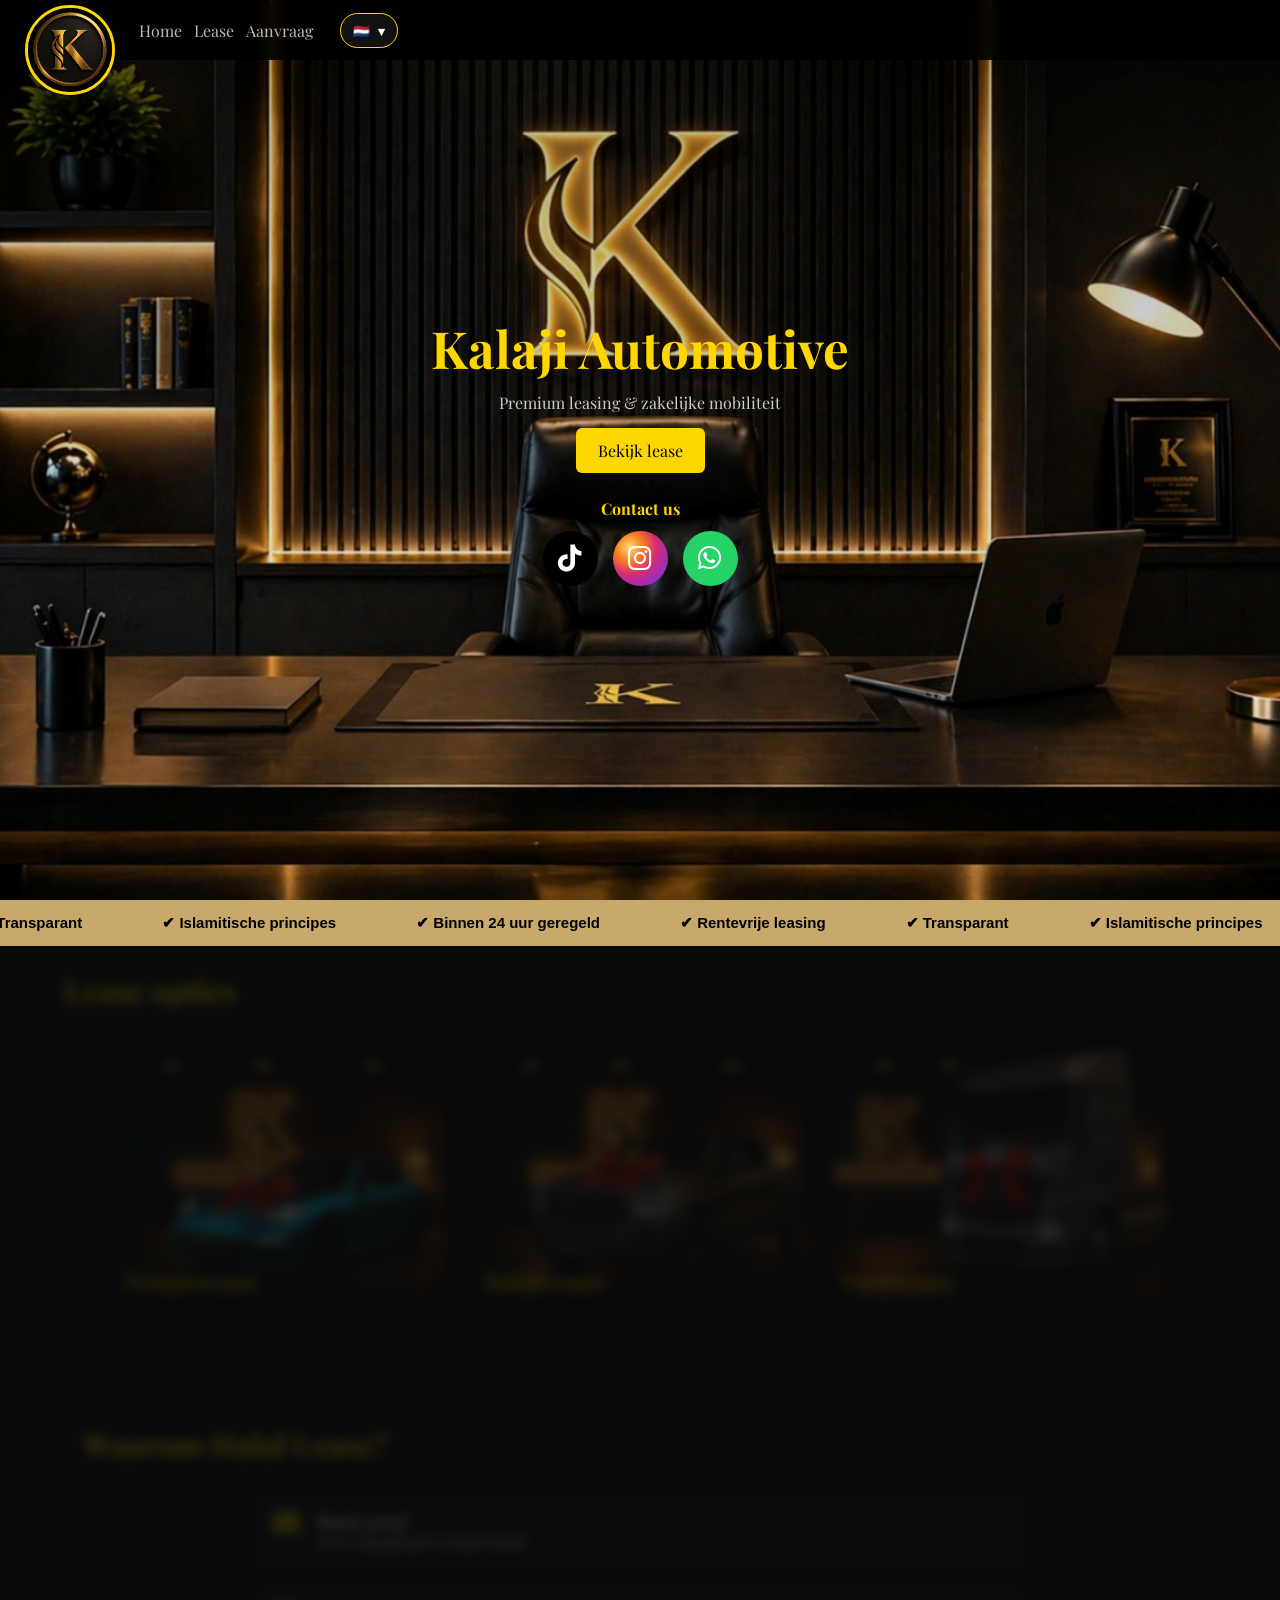
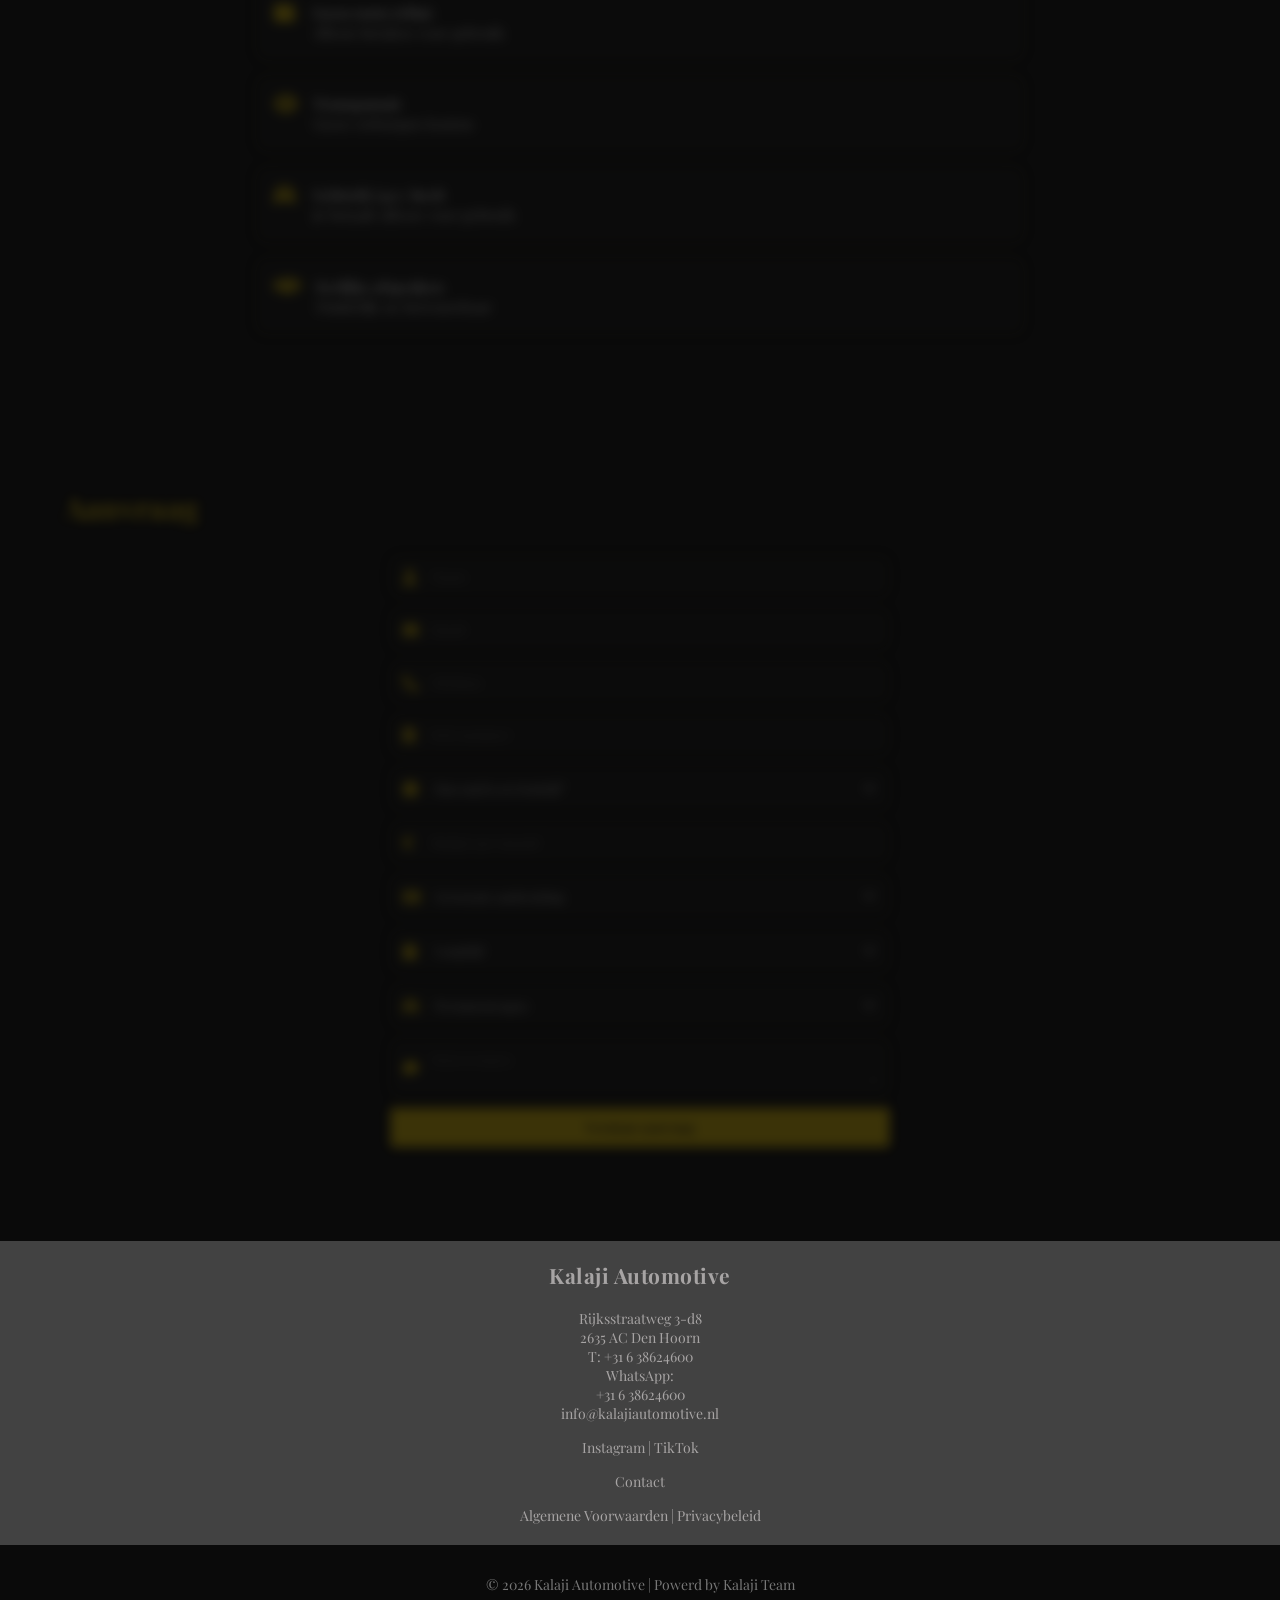
<file: index.html>
<!DOCTYPE html>
<html lang="nl">
<head>
<meta charset="UTF-8">
<meta name="viewport" content="width=device-width, initial-scale=1.0">
<title>Kalaji Automotive</title>

<link rel="icon" type="image/jpeg" sizes="32x32" href="logor.jpeg">
<link rel="apple-touch-icon" href="logor.jpeg">

<link href="https://fonts.googleapis.com/css2?family=Playfair+Display:wght@500;700&display=swap" rel="stylesheet">
<link rel="stylesheet" href="https://cdnjs.cloudflare.com/ajax/libs/font-awesome/6.7.1/css/all.min.css">
<link rel="stylesheet" href="style.css">
<link href="https://fonts.googleapis.com/css2?family=Montserrat:wght@400;600;700&display=swap" rel="stylesheet">
<meta name="viewport" content="width=device-width, initial-scale=1.0">
</head>

<body>

<header>

  <div class="left">
    <div class="logo">
      <a href="index.html">
        <img src="logor.jpeg" alt="logo">
      </a>
    </div>


<nav>
  <a href="#home" data-key="nav_home">Home</a>
  <a href="#lease" data-key="nav_lease">Lease</a>
  <a href="#form" data-key="nav_apply">Aanvraag</a>
</nav>

  <!-- LANGUAGE -->
  <div class="lang-wrapper">
    <button class="lang-btn" id="langBtn">
      <span id="currentFlag">🇳🇱</span>
      <span>▾</span>
    </button>

    <div class="lang-menu" id="langMenu">
      <div class="lang-option" data-lang="nl">🇳🇱 Nederlands</div>
      <div class="lang-option" data-lang="en">🇬🇧 English</div>
      <div class="lang-option" data-lang="ar">🇸🇦 العربية</div>
    </div>
  </div>
</header>

<!-- HERO -->
<section id="home" class="hero">
  <div>
<h1 data-key="hero_title">Kalaji Automotive</h1>
<p data-key="hero_subtitle">Premium leasing & zakelijke mobiliteit</p>

<a href="#lease" class="btn" data-key="hero_button">Bekijk lease</a>
  
  <!-- CONTACT US -->
<div class="contact-section">
<h3 data-key="contact_title">Contact us</h3>

  <div class="contact-icons">

    <a href="https://www.tiktok.com/@kalajiautobedrijf" target="_blank" class="contact-item tiktok" data-name="TikTok">
      <i class="fab fa-tiktok"></i>
    </a>

    <a href="https://www.instagram.com/kalaji_automotive" target="_blank" class="contact-item instagram" data-name="Instagram">
      <i class="fab fa-instagram"></i>
    </a>

    <a href="https://wa.me/31638624600" target="_blank" class="contact-item whatsapp" data-name="WhatsApp">
      <i class="fab fa-whatsapp"></i>
    </a>

  </div>
</div>

  </div>
  
</section>

















<div class="info-bar">
  <div class="ticker">
    <div class="track">

      <div class="group">
        <span data-key="ticker_lease">✔ Rentevrije leasing</span>
        <span data-key="ticker_transparent">✔ Transparant</span>
      </div>

      <div class="group">
        <span data-key="ticker_sharia">✔ Islamitische principes</span>
        <span data-key="ticker_fast">✔ Binnen 24 uur geregeld</span>
      </div>  

      <!-- duplicate (belangrijk voor loop) -->
      <div class="group">
        <span data-key="ticker_lease">✔ Rentevrije leasing</span>
        <span data-key="ticker_transparent">✔ Transparant</span>
      </div>

      <div class="group">
        <span data-key="ticker_sharia">✔ Islamitische principes</span>
        <span data-key="ticker_fast">✔ Binnen 24 uur geregeld</span>
      </div>

      <!-- duplicate (belangrijk voor loop) -->
      <div class="group">
        <span data-key="ticker_lease">✔ Rentevrije leasing</span>
        <span data-key="ticker_transparent">✔ Transparant</span>
      </div>

      <div class="group">
        <span data-key="ticker_sharia">✔ Islamitische principes</span>
        <span data-key="ticker_fast">✔ Binnen 24 uur geregeld</span>
      </div>

      <!-- duplicate (belangrijk voor loop) -->
      <div class="group">
        <span data-key="ticker_lease">✔ Rentevrije leasing</span>
        <span data-key="ticker_transparent">✔ Transparant</span>
      </div>

      <div class="group">
        <span data-key="ticker_sharia">✔ Islamitische principes</span>
        <span data-key="ticker_fast">✔ Binnen 24 uur geregeld</span>
      </div>

      <!-- duplicate (belangrijk voor loop) -->
      <div class="group">
        <span data-key="ticker_lease">✔ Rentevrije leasing</span>
        <span data-key="ticker_transparent">✔ Transparant</span>
      </div>

      <div class="group">
        <span data-key="ticker_sharia">✔ Islamitische principes</span>
        <span data-key="ticker_fast">✔ Binnen 24 uur geregeld</span>
      </div>      <!-- duplicate (belangrijk voor loop) -->
      <div class="group">
        <span data-key="ticker_lease">✔ Rentevrije leasing</span>
        <span data-key="ticker_transparent">✔ Transparant</span>
      </div>

      <div class="group">
        <span data-key="ticker_sharia">✔ Islamitische principes</span>
        <span data-key="ticker_fast">✔ Binnen 24 uur geregeld</span>
      </div>      <!-- duplicate (belangrijk voor loop) -->
      <div class="group">
        <span data-key="ticker_lease">✔ Rentevrije leasing</span>
        <span data-key="ticker_transparent">✔ Transparant</span>
      </div>

      <div class="group">
        <span data-key="ticker_sharia">✔ Islamitische principes</span>
        <span data-key="ticker_fast">✔ Binnen 24 uur geregeld</span>
      </div>
      

    </div>
  </div>
</div>





















<!-- LEASE -->
<section id="lease" class="section">
<h2 data-key="lease_title">Lease opties</h2>
  <div class="grid">

    <div class="card" onclick="flip(this)">
      <div class="card-inner">
        <div class="card-front">
          <img src="personen.jpeg">
          <div class="overlay"><h3 data-key="car_person_title">Personenwagen</h3>
          </div>
        </div>
        <div class="card-back">
<h3 data-key="car_person_title">Personenwagen</h3>
<p data-key="car_person_desc">Perfect voor dagelijks gebruik</p>
        </div>
      </div>
    </div>

    <div class="card" onclick="flip(this)">
      <div class="card-inner">
        <div class="card-front">
          <img src="bedrijfs.jpeg">
          <div class="overlay"><h3 data-key="car_business_title">Bedrijfswagen</h3></div>
        </div>
        <div class="card-back">
<h3 data-key="car_business_title">Bedrijfswagen</h3>
<p data-key="car_business_desc"> Ideaal voor ondernemers</p>
        </div>
      </div>
    </div>

    <div class="card" onclick="flip(this)">
      <div class="card-inner">
        <div class="card-front">
          <img src="vracht.jpeg">
          <div class="overlay"><h3 data-key="car_truck_title">Vrachtwagen</h3></div>
        </div>
        <div class="card-back">
          <h3 data-key="car_truck_title">Vrachtwagen</h3>
          <p data-key="car_truck_desc">Voor professioneel werk</p>
        </div>
      </div>
    </div>

  </div>

  <!-- HALAL -->
<div class="halal-section">
<h2 data-key="halal_title">Waarom Halal Lease?</h2>

  <div class="halal-list">

    <div class="halal-item">
      <i class="fa-solid fa-mosque"></i>
      <div>
        <h4 data-key="halal_sharia">Sharia-proof</h4>
        <p data-key="halal_sharia_desc">100% islamitisch verantwoord</p>
      </div>
    </div>

    <div class="halal-item">
      <i class="fa-solid fa-wallet"></i>
      <div>
        <h4 data-key="halal_interest">Geen rente (riba)</h4>
        <p data-key="halal_interest_desc">Alleen betalen voor gebruik</p>
      </div>
    </div>

    <div class="halal-item">
      <i class="fa-solid fa-eye"></i>
      <div>
        <h4 data-key="halal_transparent">Transparant</h4>
        <p data-key="halal_transparent_desc">Geen verborgen kosten of kleine letters</p>
      </div>
    </div>


    <div class="halal-item">
      <i class="fa-solid fa-car"></i>
      <div>
        <h4 data-key="halal_usage">Gebruik i.p.v. bezit</h4>
        <p data-key="halal_usage_desc">Je betaalt alleen voor gebruik</p>
      </div>
    </div>

        <div class="halal-item">
      <i class="fa-solid fa-handshake"></i>
      <div>
        <h4 data-key="halal_fair">Eerlijke afspraken</h4>
        <p data-key="halal_fair_desc">Duidelijk en betrouwbaar</p>

      </div>
    </div>

  </div>
</div>
</section>

<!-- FORM -->
<section id="form" class="section">
<h2 data-key="form_title">Aanvraag</h2>

<form id="contactForm" action="https://formspree.io/f/xrerybye" method="POST">

  <div class="form-row">
    <i class="fa fa-user"></i>
<input name="naam" data-key-placeholder="name" placeholder="Naam">
  </div>

  <div class="form-row">
    <i class="fa fa-envelope"></i>
    <input type="email" name="email" data-key-placeholder="email" placeholder="Email" required>
  </div>

  <div class="form-row">
    <i class="fa fa-phone"></i>
    <input name="telefoon" data-key-placeholder="phone" placeholder="Telefoon" required>
  </div>

  <div class="form-row">
    <i class="fa fa-building"></i>  
    <input name="Kvk_nummer" data-key-placeholder="Kvk_nummer" placeholder="Kvk_nummer" required>
  </div>

<div class="form-row">
  <i class="fa fa-clock"></i>

  <select name="company_age">
    <option value="" disabled selected data-key="company_age">
      Hoe oud is uw bedrijf?
    </option>

    <option value="0-1" data-key="age_0_1">0 - 1 jaar</option>
    <option value="1-2" data-key="age_1_2">1 - 2 jaar</option>
    <option value="3-5" data-key="age_3_5">3 - 5 jaar</option>
    <option value="5-10" data-key="age_5_10">5 - 10 jaar</option>
    <option value="10+" data-key="age_10_plus">10+ jaar</option>
  </select>
</div>

<div class="form-row">
  <i class="fa fa-euro-sign"></i>

  <input 
    name="budget"
    data-key-placeholder="budget_month"
    placeholder="Budget per maand"
  >
</div>

  <div class="form-row">
  <i class="fa fa-money-bill"></i>


  <select name="downpayment">
    <option value="" disabled selected data-key="downpayment">
      Gewenste aanbetaling
    </option>

    <option value="0">€0</option>
    <option value="500">€500</option>
    <option value="1000">€1.000</option>
    <option value="2500">€2.500</option>
    <option value="5000">€5.000</option>
    <option value="10000">€10.000+</option>
  </select>
</div>


<div class="form-row">
  <i class="fa fa-calendar"></i>

  <select name="duration_select">
    <option value="" disabled selected data-key="duration_select">
      Looptijd
    </option>

    <option value="1" data-key="duration_1">1 jaar</option>
    <option value="2" data-key="duration_2">2 jaar</option>
    <option value="3" data-key="duration_3">3 jaar</option>
    <option value="4" data-key="duration_4">4 jaar</option>
    <option value="5" data-key="duration_5">5 jaar</option>
    <option value="6" data-key="duration_6">6 jaar</option>
    <option value="7" data-key="duration_7">7 jaar</option>
    <option value="8" data-key="duration_8">8 jaar</option>
    <option value="9" data-key="duration_9">9 jaar</option>
    <option value="10" data-key="duration_10">10 jaar</option>
  </select>
</div>

  <div class="form-row">
    <i class="fa fa-car"></i>
    <select name="voertuig">
     <option value="personen" data-key="form_car">Personenwagen</option>
      <option value="bedrijfs" data-key="form_business">Bedrijfswagen</option>
      <option value="vracht" data-key="form_truck">Vrachtwagen</option>
    </select>
  </div>

  <div class="form-row">
    <i class="fa fa-comment"></i>
    <textarea name="extra" data-key-placeholder="extra" placeholder="Extra wensen"></textarea>
  </div>

<button type="submit" data-key="form_submit">Verstuur aanvraag</button>

</form>
</section>

<footer class="footer">

  <h2>Kalaji Automotive</h2>

  <p>
    Rijksstraatweg 3-d8<br>
    2635 AC Den Hoorn
  </p>

  <p>
    T: <a href="tel:+31638624600">+31 6 38624600</a>
  </p>

  <p>
    WhatsApp:<br>
    <a href="https://wa.me/31638624600" target="_blank">+31 6 38624600</a>
  </p>

  <p>
    <a href="mailto:info@kalajiautomotive.nl">info@kalajiautomotive.nl</a>
  </p>


  <div class="socials">
    <a href="https://www.instagram.com/kalaji_automotive" target="_blank">Instagram</a> |
    <a href="https://www.tiktok.com/@kalajiautobedrijf" target="_blank">TikTok</a>
  </div>

  <div class="footer-links">
    <a href="contact.html">Contact</a>
  </div>

  <div class="legal">
    <a href="voorwaarden.html">Algemene Voorwaarden</a> |
    <a href="privacy.html">Privacybeleid</a>
  </div>

</footer>
<footer>
© 2026 Kalaji Automotive | Powerd by Kalaji Team 
</footer>

<script src="script.js"></script>

</body>
</html>
</file>
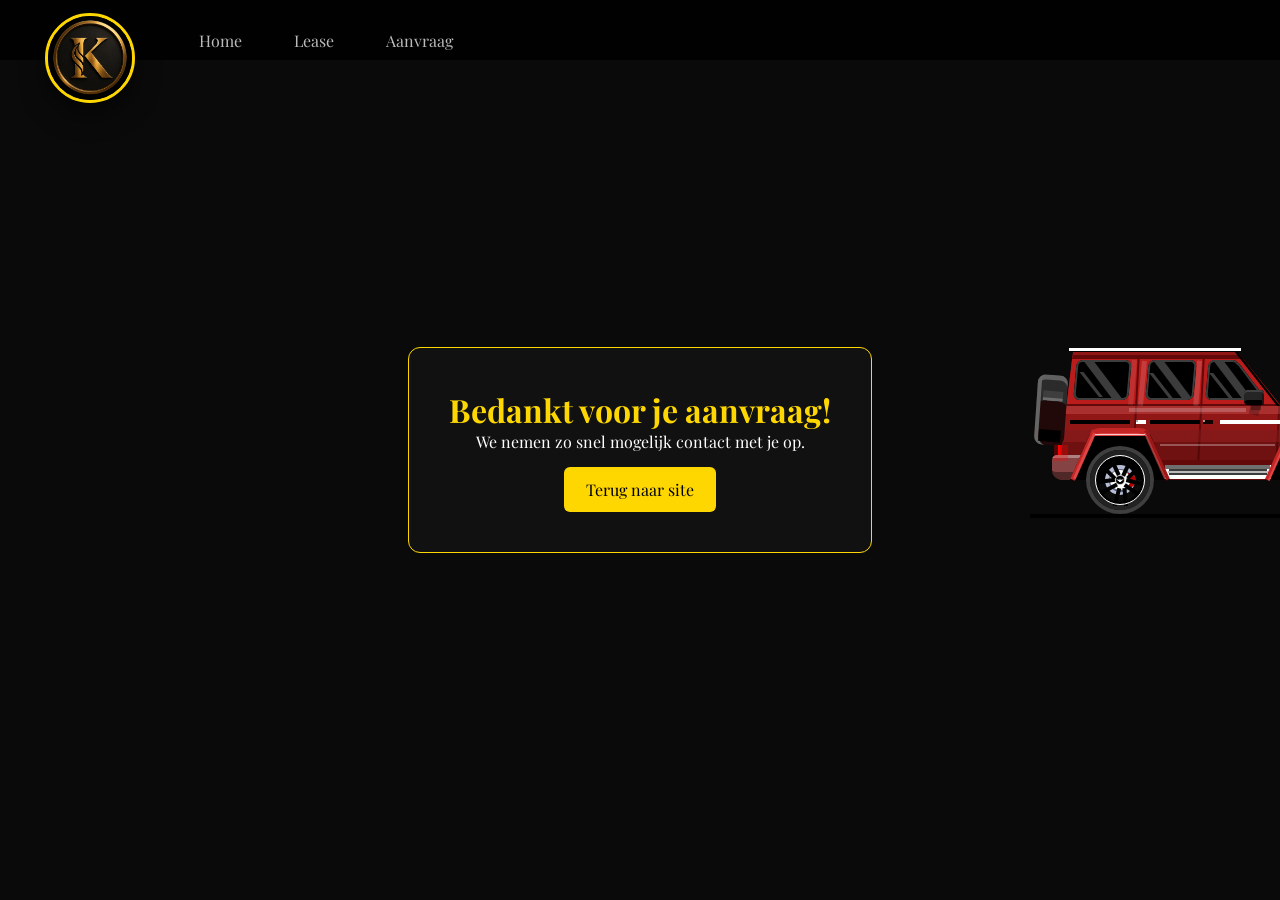
<file: bedankt.html>
<!DOCTYPE html>
<html lang="nl">
<head>
<meta charset="UTF-8">
<meta name="viewport" content="width=device-width, initial-scale=1.0">
<title>Kalaji Automotive</title>

<link href="https://fonts.googleapis.com/css2?family=Playfair+Display:wght@500;700&display=swap" rel="stylesheet">
<link rel="stylesheet" href="https://cdnjs.cloudflare.com/ajax/libs/font-awesome/6.7.1/css/all.min.css">
<link rel="stylesheet" href="style.css">
</head>

<header>

  <div class="left">
    <div class="logo">
      <a href="index.html">
        <img src="logor.jpeg" alt="logo">
      </a>
    </div>


<nav>
  <a href="#home" data-key="nav_home">Home</a>
  <a href="#lease" data-key="nav_lease">Lease</a>
  <a href="#form" data-key="nav_apply">Aanvraag</a>
</nav>

</header>


<div class="car-wrapper">

  <div class="car-container">

    <div class="car"></div>
    <div class="front-part"></div>
    <div class="front-part2"></div>
    <div class="front-part3"></div>
    <div class="bottom-part"></div>

    <div class="wheel-container wheel-container1"></div>
    <div class="wheel-container wheel-container2"></div>

    <div class="wheel-back"></div>
    <div class="window"></div>
    <div class="window2"></div>
    <div class="window3"></div>

    <div class="details"></div>
    <div class="details2"></div>
    <div class="details3"></div>
    <div class="details4"></div>
    <div class="details5"></div>

    <div class="bumper"></div>
    <div class="bumper2"></div>

    <div class="head-lights"></div>
    <div class="tail-lights"></div>

    <div class="extra-lighting-details"></div>
    <div class="extra-lighting-details2"></div>
    <div class="extra-lighting-details3"></div>

  </div>

  <div class="container-wheel1">
    <div class="wheel-break"></div>
    <div class="wheel-ring wheel-ring1">
      <div class="wheel-center"></div>
      <div class="wheel-center2"></div>
      <div class="wheel-ring-stick"></div>
      <div class="wheel-ring-stick wheel-ring-stick2"></div>
      <div class="wheel-ring-stick wheel-ring-stick3"></div>
      <div class="wheel-ring-stick wheel-ring-stick4"></div>
      <div class="wheel-ring-stick wheel-ring-stick5"></div>
      <div class="wheel-logo"></div>
    </div>
  </div>

  <div class="container-wheel2">
    <div class="wheel-break2"></div>
    <div class="wheel-ring wheel-ring2">
      <div class="wheel-center"></div>
      <div class="wheel-center2"></div>
      <div class="wheel-ring-stick"></div>
      <div class="wheel-ring-stick wheel-ring-stick2"></div>
      <div class="wheel-ring-stick wheel-ring-stick3"></div>
      <div class="wheel-ring-stick wheel-ring-stick4"></div>
      <div class="wheel-ring-stick wheel-ring-stick5"></div>
      <div class="wheel-logo"></div>
    </div>
  </div>

  <div class="street">
    <div class="line"></div>
    <div class="obstacles"></div>
  </div>

</div>

<style>
body{
  background:#0a0a0a;
  color:white;
  display:flex;
  justify-content:center;
  align-items:center;
  height:100vh;
  font-family:Arial;
  text-align:center;
}

.box{
  background:#111;
  padding:40px;
  border-radius:12px;
  border:1px solid gold;
}

h1{color:gold;}

a{
  display:inline-block;
  margin-top:20px;
  padding:10px 20px;
  color:black;
  text-decoration:none;
  border-radius:6px;
}
</style>

</head>

<body>

<div class="box">
  <h1>Bedankt voor je aanvraag!</h1>
  <p>We nemen zo snel mogelijk contact met je op.</p>

<a href="index.html" class="btn btn-back" onclick="resetForm()">Terug naar site</a>
</div>

<script>
function resetForm(){
  sessionStorage.setItem("resetForm", "true");
}
</script>

</body>
</html>
</file>
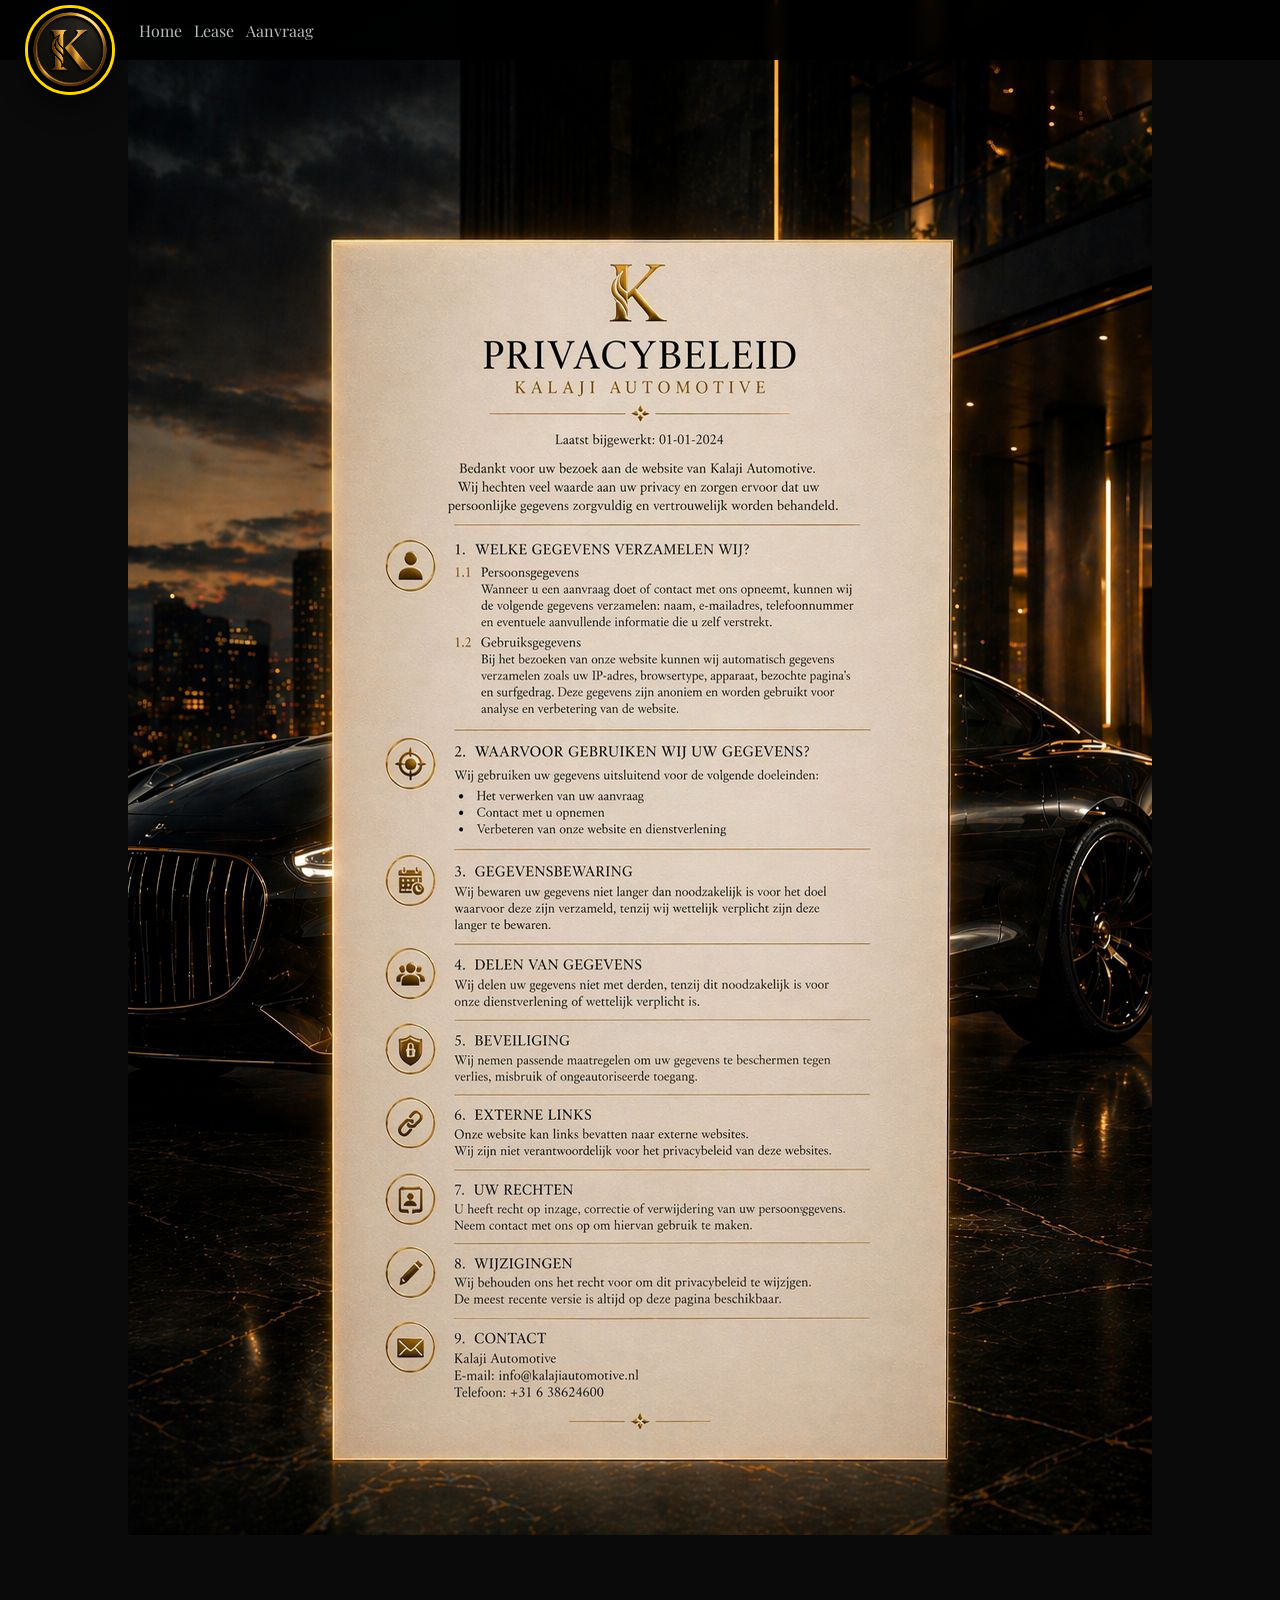
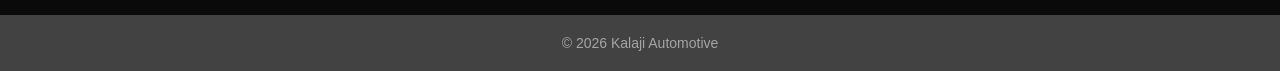
<file: privacy.html>
<!DOCTYPE html>
<html lang="nl">
<head>
  <meta charset="UTF-8">
  <meta name="viewport" content="width=device-width, initial-scale=1.0">
  <title>Privacybeleid - Kalaji Automotive</title>

  <link rel="icon" type="image/jpeg" sizes="32x32" href="logor.jpeg">
  <link rel="apple-touch-icon" href="logor.jpeg">

  <link href="https://fonts.googleapis.com/css2?family=Playfair+Display:wght@500;700&display=swap" rel="stylesheet">
  <link href="https://fonts.googleapis.com/css2?family=Montserrat:wght@400;600;700&display=swap" rel="stylesheet">
  <link rel="stylesheet" href="style.css">
</head>

<body>

<header>
  <div class="left">
    <div class="logo">
      <a href="index.html">
        <img src="logor.jpeg" alt="logo">
      </a>
    </div>

    <nav>
      <a href="index.html#home">Home</a>
      <a href="index.html#lease">Lease</a>
      <a href="index.html#form">Aanvraag</a>
    </nav>
  </div>
</header>

<section class="legal-page">
  <div class="legal-container">
    <img src="privacy.jpeg" alt="Privacybeleid" class="legal-image">

  </div>
</section>

<footer class="footer">
  © 2026 Kalaji Automotive
</footer>

<script src="legal.js"></script>

</body>
</html>
</file>
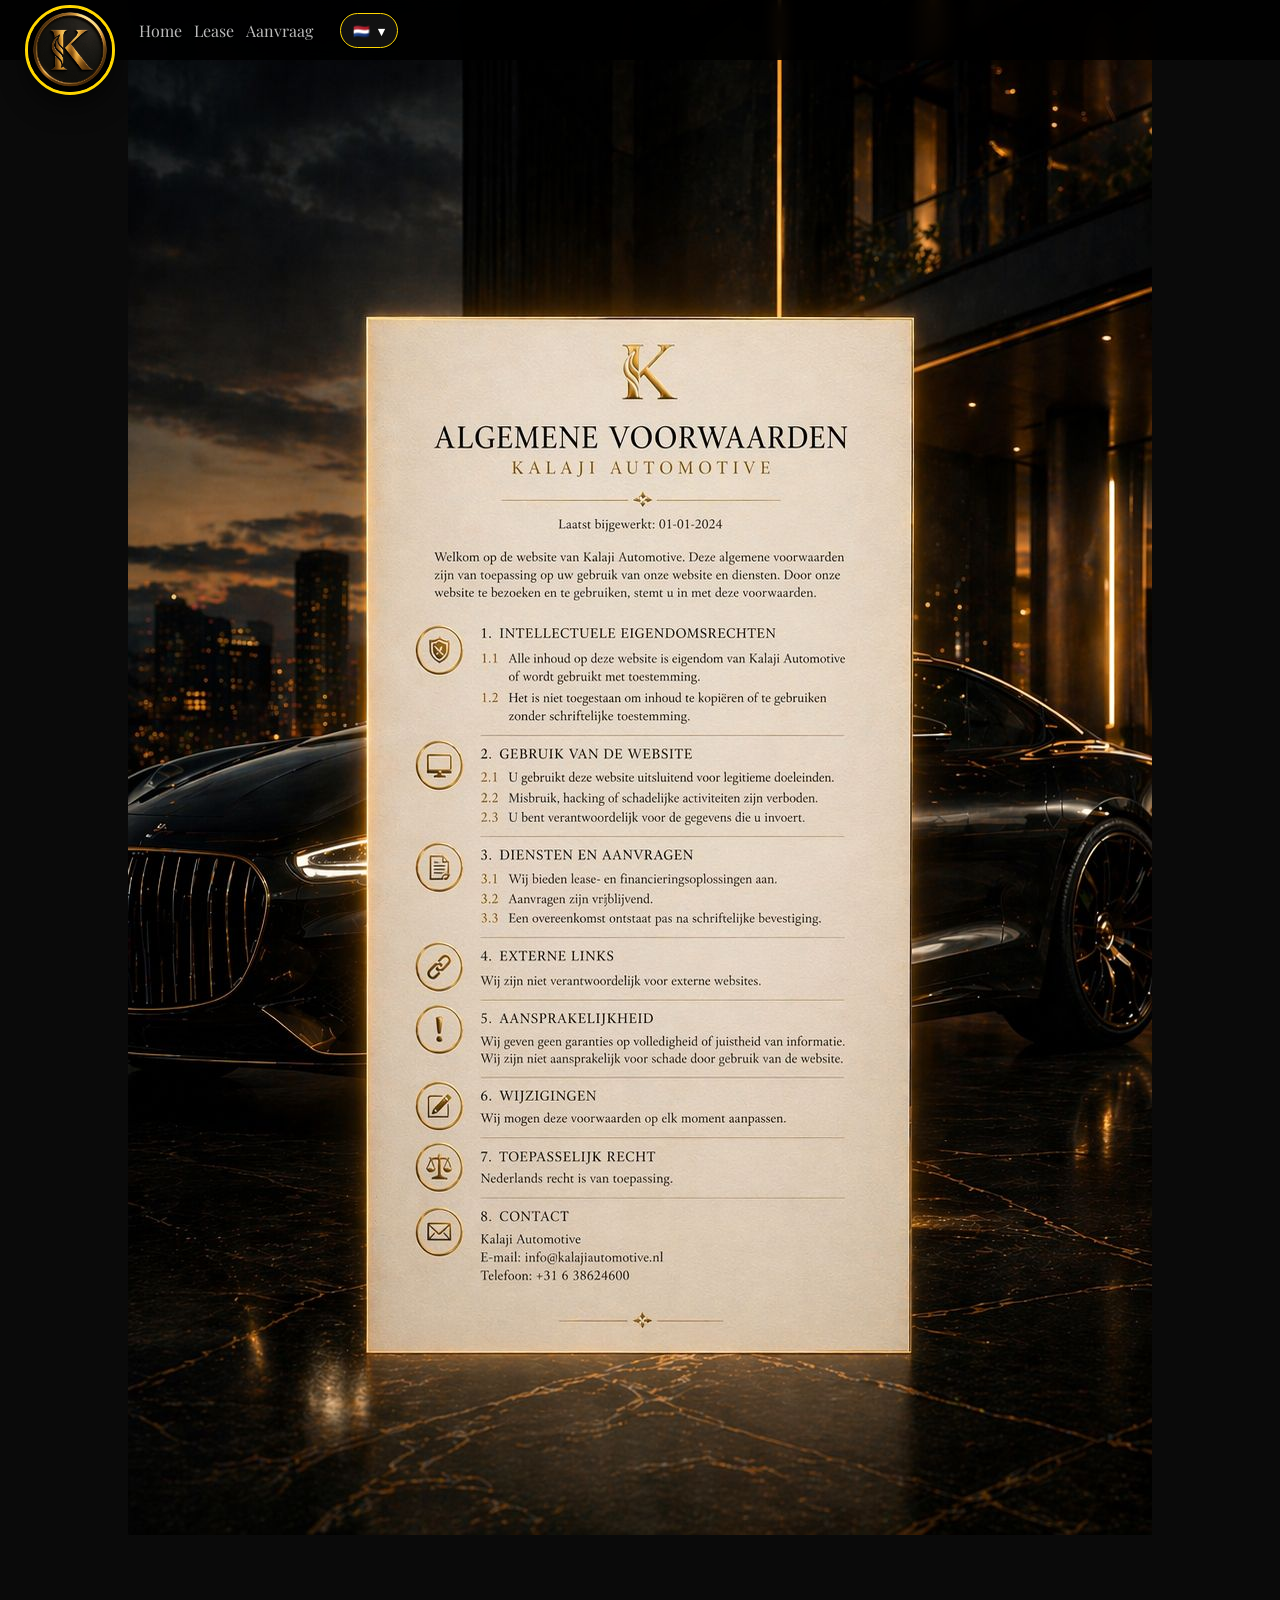
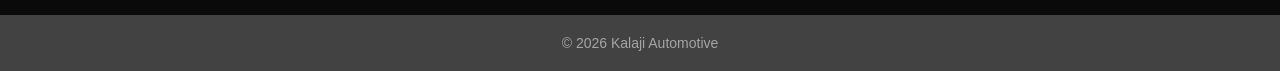
<file: voorwaarden.html>
<!DOCTYPE html>
<html lang="nl">
<head>
  <meta charset="UTF-8">
  <meta name="viewport" content="width=device-width, initial-scale=1.0">
  <title>Algemene Voorwaarden - Kalaji Automotive</title>
  <link rel="icon" type="image/jpeg" sizes="32x32" href="logor.jpeg">
  <link rel="apple-touch-icon" href="logor.jpeg">

  <link href="https://fonts.googleapis.com/css2?family=Playfair+Display:wght@500;700&display=swap" rel="stylesheet">
  <link href="https://fonts.googleapis.com/css2?family=Montserrat:wght@400;600;700&display=swap" rel="stylesheet">
  <link rel="stylesheet" href="style.css">
</head>

<body>

<header>

  <div class="left">
    <div class="logo">
      <a href="index.html">
        <img src="logor.jpeg" alt="logo">
      </a>
    </div>


<nav>
  <a href="#home" data-key="nav_home">Home</a>
  <a href="#lease" data-key="nav_lease">Lease</a>
  <a href="#form" data-key="nav_apply">Aanvraag</a>
</nav>

  <!-- LANGUAGE -->
  <div class="lang-wrapper">
    <button class="lang-btn" id="langBtn">
      <span id="currentFlag">🇳🇱</span>
      <span>▾</span>
    </button>

    <div class="lang-menu" id="langMenu">
      <div class="lang-option" data-lang="nl">🇳🇱 Nederlands</div>
      <div class="lang-option" data-lang="en">🇬🇧 English</div>
      <div class="lang-option" data-lang="ar">🇸🇦 العربية</div>
    </div>
  </div>
</header>

<section class="legal-page">
  <div class="legal-container">
      <img src="voordelen.jpeg" alt="Privacybeleid" class="legal-image">

  </div>
</section>

<footer class="footer">
  © 2026 Kalaji Automotive
</footer>

<script src="legal.js"></script>

</body>
</html>
</file>
<file: style.css>
@media (max-width: 768px) {
  nav {
    margin-left: 0;
    justify-content: flex-end;
    flex-wrap: nowrap;
    gap: 8px;
  }

  nav a {
    font-size: 13px;
    white-space: nowrap;
  }

  .lang-wrapper {
    flex-shrink: 0;
  }
}
*{
margin:0;
padding:0;
box-sizing:border-box;
font-family:'Playfair Display',serif;
scroll-behavior:smooth;
}

body{
background:#0a0a0a;
color:#fff;
}

/* HEADER */
header{
  position:fixed;
  top:0;
  width:100%;
  display:flex;
  align-items:center;
  justify-content:space-between;
  padding:2px 25px;
  height: 60px; /* vaste hoogte = strakker resultaat */
  background:rgba(0,0,0,0.85);
  backdrop-filter:blur(7px);
  z-index:1000;
  overflow: visible;
}

/* LINKS (logo + tekst) */
.left{
  display:flex;
  align-items:center;
  gap:12px;
}

/* LOGO half uit header */
.logo img{
  width:90px;
  height:90px;
  border-radius:50%;

  transform: translateY(20px); /* iets minder hoog laten steken */

  border:3px solid gold;

  box-shadow: 0 12px 25px rgba(0,0,0,0.5);
}

/* merknaam */
.brand{
  color:white;
  font-weight:600;
  font-size:16px;
}

/* duwt alles naar rechts vanaf hier */
nav{
  margin-left:auto;
  display:flex;
  align-items:center;
}

.brand{
  font-family: 'Montserrat', sans-serif;
  font-size:18px;
  font-weight:700;
  color: gold;
  text-transform:uppercase;

  letter-spacing: 1px; /* 👈 dit doet het effect */
}

/* taal ernaast houden */
.lang-wrapper{
  margin-left:15px;
  display:flex;
  align-items:center;
}

nav a{
color:#bbb;
margin-left:12px;
text-decoration:none;
transition:0.3s;
}

nav a:hover{
color:gold;
transform:translateY(-2px);
}

/* HERO */

/* 📱 Mobiel (zoals je nu hebt) */
.hero {
  height: 100vh;
  display: flex;
  justify-content: center;
  align-items: flex-start;
  text-align: center;
  padding-top: 320px;

  background: linear-gradient(rgba(0,0,0,0.3), rgba(0,0,0,0.0)),
              url("bg.jpeg") center/cover no-repeat;
}

/* 💻 Desktop */
@media (min-width: 768px) {
  .hero {
    align-items: center;   /* centeren */
    padding-top: 0;        /* padding weg */
  }
}
.hero h1{
color:gold;
font-size:3.2rem;
}

.hero p{
color:#ccc;
margin-top:10px;
}

/* BUTTON */
.btn{
background:gold;
padding:12px 22px;
color:black;
border-radius:6px;
text-decoration:none;
display:inline-block;
margin-top:15px;
transition:0.3s;
}

.btn:hover{
transform:scale(1.05);
box-shadow:0 10px 25px rgba(255,215,0,0.4);
}

/* SOCIAL */
.container{
display:flex;
justify-content:center;
gap:12px;
margin:40px 0;
flex-wrap:wrap;
}

.container a{
display:flex;
align-items:center;
height:60px;
width:60px;
background:white;
border-radius:50px;
overflow:hidden;
cursor:pointer;
transition:0.4s ease;
text-decoration:none;
color:black;
box-shadow:0 8px 20px rgba(0,0,0,0.2);
}

.container a:hover{
width:200px;
transform:translateY(-6px);
box-shadow:0 15px 35px rgba(255,215,0,0.45);
}

.container a .icon{
width:60px;
display:flex;
justify-content:center;
align-items:center;
}

.container a span{
padding-left:10px;
font-weight:700;
}


.section h2{
color:gold;
margin-bottom:30px;
font-size:2rem;
}

/* CARDS */
.grid{
display:grid;
gap:20px;
max-width:1100px;
margin:auto;
}

@media(min-width:768px){
.grid{grid-template-columns:repeat(3,1fr);}
}

.card{
height:280px;
cursor:pointer;
perspective:1000px;
transition:0.3s;
}

.card:hover{
transform:translateY(-10px);
filter:drop-shadow(0 15px 30px rgba(255,215,0,0.35));
}

.card-inner{
position:relative;
width:100%;
height:100%;
transition:transform 0.8s;
transform-style:preserve-3d;
}

.card.flipped .card-inner{
transform:rotateY(180deg);
}

.card-front,.card-back{
position:absolute;
width:100%;
height:100%;
backface-visibility:hidden;
border-radius:15px;
overflow:hidden;
}

.card-front img{
width:100%;
height:100%;
object-fit:cover;
}

.overlay{
position:absolute;
bottom:0;
width:100%;
padding:15px;
background:linear-gradient(to top,rgba(0,0,0,0.85),transparent);
}

.overlay h3{
color:gold;
}

/* BACK */
.card-back{
background:#111;
transform:rotateY(180deg);
display:flex;
align-items:center;
justify-content:center;
padding:20px;
text-align:center;
border:1px solid rgba(255,215,0,0.2);
}

.card-back h3{
color:gold;
margin-bottom:10px;
}

/* HALAL */
.halal-section{
padding:120px 20px;
}

.halal-text{
max-width:750px;
margin:0 auto 30px auto;
color:#ccc;
line-height:1.6;
}

.halal-list{
max-width:800px;
margin:auto;
display:flex;
flex-direction:column;
gap:15px;
}

.halal-item{
display:flex;
gap:15px;
align-items:flex-start;
background:#111;
padding:18px;
border-radius:12px;
border:1px solid rgba(255,215,0,0.15);
transition:0.3s;
}

.halal-item:hover{
transform:translateX(8px);
box-shadow:0 12px 30px rgba(255,215,0,0.25);
}

.halal-item i{
color:gold;
font-size:22px;
min-width:25px;
}

/* FORM */
form{
max-width:520px;
margin:auto;
display:flex;
flex-direction:column;
gap:12px;
}

.form-row{
display:flex;
align-items:center;
gap:10px;
background:#111;
padding:12px;
border-radius:10px;
border:1px solid rgba(255,215,0,0.1);
transition:0.3s;
}

.form-row:hover{
box-shadow:0 10px 25px rgba(255,215,0,0.15);
transform:scale(1.01);
}

.form-row i{
color:gold;
min-width:20px;
}

input,select,textarea{
width:100%;
background:transparent;
border:none;
color:white;
outline:none;
}

select option {
  background: #1a1a1a;
  color: white;
}

/* BUTTON */
button{
background:gold;
padding:12px;
border:none;
cursor:pointer;
font-weight:bold;
transition:0.3s;
}

button:hover{
transform:scale(1.03);
box-shadow:0 10px 25px rgba(255,215,0,0.4);
}

/* WHATSAPP FLOAT */
.whatsapp{
position:fixed;
bottom:0px;
right:0px;
background:#25D366;
padding:12px 14px;
border-radius:50px;
color:white;
text-decoration:none;
}

/* FOOTER */
footer{
text-align:center;
padding:30px;
color:#777;
font-size:14px;
}

/* CONTACT SECTION */
.contact-section{
text-align:center;
margin-top:25px;
}

.contact-section h3{
color:gold;
margin-bottom:12px;
font-size:16px;
}

.contact-icons{
display:flex;
justify-content:center;
align-items:center;
gap:15px;
}

/* CONTACT ITEM (FIXED & CLEAN) */
.contact-item{
width:55px;
height:55px;
border-radius:55%;
display:flex;
align-items:center;
justify-content:center;
position:relative;
text-decoration:none;
color:white;
transition:0.3s ease;
}

/* ICON CENTER FIX */
.contact-item i{
font-size:27px;
display:flex;
align-items:center;
justify-content:center;
width:100%;
height:100%;
}

/* COLORS */
.contact-item.tiktok{
background:#000;
}

.contact-item.instagram{
background:radial-gradient(circle at 30% 30%, #feda75, #fa7e1e, #d62976, #962fbf, #4f5bd5);
}

.contact-item.whatsapp{
background:#25D366;
}

/* HOVER */
.contact-item:hover{
transform:translateY(-8px) scale(1.1);
filter:brightness(1.2);
box-shadow:0 10px 25px rgba(255,215,0,0.4);
}

/* TOOLTIP */
.contact-item::after{
content:attr(data-name);
position:absolute;
bottom:-28px;
background:black;
color:gold;
padding:4px 8px;
font-size:12px;
border-radius:5px;
opacity:0;
transition:0.3s;
pointer-events:none;
white-space:nowrap;
}

.contact-item:hover::after{
opacity:1;
bottom:-35px;
}

.lang-wrapper{
position:relative;
}

.lang-btn{
background:#111;
border:1px solid gold;
color:white;
padding:8px 12px;
border-radius:50px;
cursor:pointer;
display:flex;
align-items:center;
gap:8px;
transition:0.3s;
}

.lang-btn:hover{
transform:scale(1.05);
box-shadow:0 10px 25px rgba(255,215,0,0.3);
}

.lang-menu{
position:absolute;
right:0;
top:45px;
background:#111;
border:1px solid gold;
border-radius:12px;
overflow:hidden;
display:none;
min-width:180px;
z-index:999;
}

.lang-menu.active{
display:block;
}

.lang-option{
padding:10px;
cursor:pointer;
display:flex;
align-items:center;
gap:10px;
transition:0.2s;
}

.lang-option:hover{
background:gold;
color:black;
}

.lang-option span{
font-size:18px;
}

.section{
  max-width:1200px;
  margin:auto;
}





section{
  opacity:0.2;
  transform:scale(0.96);
  filter:blur(6px);
  transition: all 0.7s cubic-bezier(.2,.8,.2,1);
}


section.active{
  opacity:1;
  transform:scale(1);
  filter:blur(0);
}

.reset-animation{
  animation-play-state: running;
}

.track{
  display:flex;
  width:max-content;
  gap:80px;
  will-change: transform;
}




































/* =========================
   FOOTER
========================= */
.footer {
  background: #424242;
  color: rgb(167, 164, 164);
  text-align: center;
  padding: 20px 10px;
  font-family: 'Inter', sans-serif;
  margin-top: 80px;
}

.footer a {
  color: rgb(167, 164, 164);
  text-decoration: none;
}

.footer a:hover {
  text-decoration: underline;
}

.footer h2 {
  font-family: 'Playfair Display', serif;
  margin-bottom: 20px;
  letter-spacing: 0.5px;
}

.footer-links,
.socials,
.legal {
  margin-top: 15px;
}


/* =========================
   IMAGE FIX (NIEUW)
========================= */
img {
  max-width: 100%;
  height: auto;
  display: block;
}

/* Optioneel: als je een specifieke afbeelding container gebruikt */
.image-container img {
  width: 100%;
  height: auto;
  object-fit: cover;
}


/* =========================
   RESET (NO BLUR BUGS)
========================= */
.legal-page,
.legal-container {
  filter: none !important;
  opacity: 1 !important;
  transform: none !important;
}


/* =========================
   MOBILE
========================= */
@media (max-width: 768px) {

  .legal-container {
    position: relative;

    width: 95%;
    max-width: none;

    top: auto;
    left: auto;
    transform: none;

    margin: 40px auto;

    padding: 22px;

    border-radius: 10px;
  }

  .legal-container h1 {
    font-size: 20px;
  }

  .legal-container h2 {
    font-size: 15px;
  }

  .legal-container p {
    font-size: 13px;
  }

  /* Extra mobile image control */
  img {
    width: 100%;
    height: auto;
  }
}


img {
  max-width: 100%;
  height: auto;
  display: block;
  margin: 0 auto; /* 👉 zorgt dat hij horizontaal in het midden staat */
}


.image-container {
  display: flex;
  justify-content: center; /* horizontaal centreren */
  align-items: center;     /* verticaal (optioneel) */
}

.image-container img {
  max-width: 100%;
  height: auto;
}










































/* From Uiverse.io by yeisonordonez */ 
.container {
  position: absolute;
  width: 380px;
  height: 380px;
  margin: auto;
  display: flex;
  align-items: center;
  justify-content: center;
}

.car-container {
  position: absolute;
  width: 380px;
  height: 380px;
}

.car {
  position: absolute;
  width: 220px;
  height: 110px;
  background-color: #911717;
  left: 30px;
  top: 150px;
  clip-path: polygon(6% 0%, 80% 0%, 100% 50%, 100% 100%, 0% 100%);
}

.car::before {
  content: "";
  position: absolute;
  width: 220px;
  height: 45px;
  background-color: #ba1c1c;
  left: 0px;
  top: 5px;
  border-top: 4px solid #630909;
  border-bottom: 2px solid #630909;
}

.car::after {
  content: "";
  position: absolute;
  width: 2px;
  height: 110px;
  background-color: #630909;
  left: 140px;
  top: 5px;
  transform: rotate(3deg);
  box-shadow:
    -65px 5px #630909,
    78px 5px #630909;
}

.front-part {
  position: absolute;
  width: 100px;
  height: 55px;
  background-color: #911717;
  right: 30px;
  top: 205px;
  clip-path: polygon(0% 0%, 100% 20%, 100% 100%, 0% 100%);
}

.front-part2 {
  position: absolute;
  width: 100px;
  height: 10px;
  background-color: rgb(154, 11, 11);
  right: 30px;
  transform: rotate(6.3deg);
  top: 212px;
  border-bottom: 2px solid #630909;
}
.front-part2::after {
  content: "";
  position: absolute;
  width: 10px;
  height: 8px;
  background-color: rgba(251, 243, 205, 0.686);
  right: 22px;
  top: -4px;
  box-shadow: inset 0px -3px #000000c9;
}

.front-part2::before {
  content: "";
  position: absolute;
  width: 95px;
  height: 5px;
  background-color: #d41111;
  top: -5px;
  border-radius: 50% 50% 0% 0%;
}

.front-part3 {
  position: absolute;
  background-color: #3d090965;
  width: 320px;
  height: 30px;
  bottom: 120px;
  left: 30px;
  box-shadow: inset 0px 12px rgba(252, 72, 72, 0.147);
}

.front-part3::before {
  content: "";
  position: absolute;
  background-color: #f984843b;
  width: 220px;
  height: 8px;
  bottom: 46px;
  left: 0px;
}

.bottom-part {
  position: absolute;
  width: 320px;
  height: 20px;
  background-color: #630909;
  left: 30px;
  top: 260px;
}

.bottom-part::before {
  content: "";
  position: absolute;
  width: 50px;
  height: 25px;
  background-color: #864343;
  left: -8px;
  top: -5px;
  border-radius: 5px 0px 0px 10px;
  box-shadow:
    inset -5px -8px rgba(0, 0, 0, 0.409),
    inset -5px 3px rgba(255, 255, 255, 0.324);
}

.wheel-container {
  position: absolute;
  width: 100px;
  height: 46px;
  background-color: black;
  left: 40px;
  top: 234px;
  clip-path: polygon(20% 0%, 80% 0%, 100% 100%, 0% 100%);
  box-shadow: 100px 0px;
}

.wheel-container2 {
  left: 235px;
}

.wheel-back {
  position: absolute;
  background-color: rgb(33, 9, 9);
  width: 30px;
  height: 70px;
  left: 6px;
  top: 175px;
  border-radius: 8px;
  transform: rotate(4deg);
  box-shadow:
    inset 6px -1px 0px -2px rgb(101, 101, 101),
    inset 0px 5px rgb(96, 96, 96),
    inset 0px 30px 0px -4px #2b2b2b;
}

.wheel-break {
  width: 30px;
  height: 30px;
  position: absolute;
  border-radius: 50%;
  background-color: rgb(183, 189, 211);
  bottom: 25px;
  left: 25px;
}

.wheel-break::after {
  content: "";
  position: absolute;
  background-color: rgb(183, 0, 0);
  width: 8px;
  height: 15px;
  right: -1px;
  top: 8px;
  border-radius: 0% 100% 100% 0% / 0% 50% 50% 0%;
}

.wheel-break::before {
  content: "";
  position: absolute;
  width: 15px;
  height: 15px;
  border-radius: 50%;
  background-color: rgb(0, 0, 0);
  top: 3.5px;
  left: 3.5px;
  border: 4px solid rgb(90, 100, 134);
}

.wheel-break2 {
  width: 30px;
  height: 30px;
  position: absolute;
  border-radius: 50%;
  background-color: rgb(183, 189, 211);
  bottom: 25px;
  left: 25px;
}

.wheel-break2::after {
  content: "";
  position: absolute;
  background-color: rgb(183, 0, 0);
  width: 10px;
  height: 25px;
  left: -2px;
  top: 3px;
  border-radius: 100% 0% 0% 100% / 50% 0% 0% 50%;
}

.wheel-break2::before {
  content: "";
  position: absolute;
  width: 15px;
  height: 15px;
  border-radius: 50%;
  background-color: rgb(0, 0, 0);
  top: 3.5px;
  left: 3.5px;
  border: 4px solid rgb(90, 100, 134);
}

.window {
  width: 55px;
  height: 40px;
  position: absolute;
  background-color: black;
  top: 160px;
  left: 45px;
  transform: skew(-5deg);
  border-radius: 6px;
  box-shadow: inset 0px 0px 0px 2px rgb(61, 61, 61);
}

.window::before {
  content: "";
  width: 48px;
  height: 40px;
  position: absolute;
  background-color: black;
  top: 0px;
  left: 72px;
  border-radius: 6px;
  box-shadow: inset 0px 0px 0px 2px rgb(61, 61, 61);
}

.window::after {
  content: "";
  width: 30px;
  height: 40px;
  position: absolute;
  background-color: black;
  top: 0px;
  left: 132px;
  border-radius: 6px 6px 0px 6px;
  box-shadow:
    inset 2px 0px rgb(61, 61, 61),
    inset 0px 2px rgb(61, 61, 61);
}

.window2 {
  width: 53px;
  height: 20px;
  position: absolute;
  background-color: black;
  top: 180px;
  left: 180px;
  border-radius: 0% 100% 10% 0% / 0% 80% 10% 4%;
  box-shadow: inset 0px -2px rgb(61, 61, 61);
}

.window2::before {
  content: "";
  position: absolute;
  width: 15px;
  height: 42px;
  background-color: black;
  top: -18px;
  right: 11px;
  transform: rotate(-37deg);
  border-radius: 0% 10% 0% 100%;
  box-shadow: inset -2px 0px rgb(61, 61, 61);
}

.window2::after {
  content: "";
  position: absolute;
  width: 10px;
  height: 36px;
  background-color: rgb(60, 60, 61);
  top: -18px;
  right: 25px;
  transform: skew(37deg);
  box-shadow:
    -60px 0px rgb(60, 60, 61),
    -130px 0px rgb(60, 60, 61);
}

.window3 {
  width: 4px;
  height: 25px;
  position: absolute;
  background-color: #bbbcbc52;
  top: 173px;
  left: 189px;
  transform: skew(38deg);
  box-shadow:
    -60px 0px #bbbcbc52,
    -129px -1px #bbbcbc52;
}

.window3::before {
  content: "";
  width: 3px;
  height: 55px;
  position: absolute;
  background-color: black;
  top: -22px;
  left: 42px;
}

.details {
  position: absolute;
  width: 60px;
  height: 4px;
  background-color: black;
  top: 220px;
  left: 40px;
  box-shadow: 150px 0px;
}

.details::before {
  content: "";
  position: absolute;
  width: 50px;
  height: 4px;
  background-color: black;
  top: 0px;
  right: -70px;
  box-shadow:
    15px 45px 0px 0px #6f6f6f,
    70px 45px 0px 0px #6f6f6f,
    50px 45px 0px 0px #6f6f6f,
    20px 50px 0px 1px #3b3b3b,
    66px 50px 0px 1px #3b3b3b,
    20px 50px 0px 5px,
    66px 50px 0px 5px;
}

.details::after {
  content: "";
  position: absolute;
  width: 70px;
  height: 4px;
  background-color: black;
  right: -230px;
  transform: rotate(5deg);
  bottom: -3px;
}

.details2 {
  position: absolute;
  width: 60px;
  height: 8px;
  background-color: #c42525;
  top: 228px;
  left: 60px;
  box-shadow: 195px 2px #c42525;
  border-radius: 17% 18% 26% 26% / 100% 100% 0% 0%;
}

.details2::before {
  content: "";
  position: absolute;
  width: 5px;
  height: 54px;
  background-color: #c42525;
  transform: rotate(24deg);
  left: -8.7px;
  box-shadow: 178.1px -79px #c42525;
}

.details2::after {
  content: "";
  position: absolute;
  width: 4px;
  height: 54px;
  background-color: #9c1717;
  transform: rotate(-24deg);
  left: 65px;
  box-shadow: 178.1px 79px #9c1717;
}

.details4 {
  position: absolute;
  width: 50px;
  height: 3px;
  background-color: #f75f5f8c;
  top: 233px;
  left: 64px;
  box-shadow: 195px 2px #f75f5f8c;
  border-radius: 17% 18% 26% 26% / 100% 100% 0% 0%;
}

.details4::before {
  content: "";
  position: absolute;
  width: 3px;
  height: 50px;
  background-color: #f75f5f8c;
  transform: rotate(24deg);
  left: -11px;
  top: -2px;
  box-shadow: 178.1px -77px 0px -0.5px #f75f5f8c;
}

.details4::after {
  content: "";
  position: absolute;
  width: 2px;
  height: 50px;
  background-color: #f75f5f8c;
  transform: rotate(-24deg);
  left: 60px;
  top: -2px;
  box-shadow: 177px 81px #f75f5f8c;
}

.details3 {
  position: absolute;
  width: 20px;
  height: 15px;
  background-color: black;
  bottom: 175px;
  right: 146px;
  box-shadow:
    inset 0px 2px #424141,
    inset -2px 0px #1d1515,
    inset 0px 10px rgb(37, 37, 37);
  border-radius: 4px 4px 0px 4px;
}

.details3::before {
  position: absolute;
  content: "";
  width: 10px;
  height: 4px;
  background-color: rgba(0, 0, 0, 0.858);
  left: -41px;
  top: 30px;
  box-shadow: -67px 0px;
}

.details3::after {
  position: absolute;
  content: "";
  width: 2px;
  height: 2px;
  background-color: rgba(179, 178, 178, 0.858);
  left: -41px;
  top: 30px;
  box-shadow: -67px 0px rgb(167, 167, 167);
}

.bumper {
  position: absolute;
  width: 20px;
  height: 35px;
  background-color: black;
  bottom: 100px;
  right: 23px;
  border-radius: 0% 20% 20% 0%;
  box-shadow: inset -4px 0px rgb(79, 79, 79);
}

.bumper::before {
  content: "";
  position: absolute;
  width: 20px;
  height: 3px;
  background-color: rgb(105, 105, 105);
  box-shadow: 0px 14px 0px -0.3px rgba(251, 251, 251, 0.315);
}

.bumper::after {
  content: "";
  position: absolute;
  width: 3px;
  height: 25px;
  background-color: rgb(69, 69, 69);
  rotate: 8deg;
  top: 3px;
  left: -2px;
}

.bumper2 {
  position: absolute;
  width: 25px;
  height: 5px;
  background-color: rgb(39, 39, 39);
  bottom: 101px;
  right: 23px;
  rotate: 5deg;
}

.bumper2::before {
  content: "";
  position: absolute;
}

.details5 {
  position: absolute;
  width: 100px;
  height: 2px;
  background-color: rgb(187, 187, 187);
  bottom: 107px;
  left: 138px;
}

.details5::before {
  content: "";
  position: absolute;
  width: 20px;
  height: 10px;
  background-color: rgba(255, 255, 255, 0.096);
  top: -80px;
  left: -125px;
  transform: rotate(5deg);
  box-shadow:
    inset 0px -3px rgba(255, 255, 255, 0.24),
    0px 40px 0px 1px black;
}

.details5::after {
  content: "";
  position: absolute;
  width: 170px;
  height: 1px;
  background-color: rgb(0, 0, 0);
  top: -120px;
  left: -98px;
  box-shadow: 0px -2px 0px 1px;
}

.wheel-logo {
  width: 0;
  height: 0;
  border-style: solid;
  border-width: 0 1px 4px 1px;
  border-color: transparent transparent white transparent;
  z-index: 1;
  transform: scale(1);
}

.wheel-logo::before {
  content: "";
  position: absolute;
  width: 0;
  height: 0;
  border-style: solid;
  border-width: 0 1px 4px 1px;
  border-color: transparent transparent white transparent;
  transform: rotate(-65deg);
  right: 1px;
}

.wheel-logo::after {
  content: "";
  position: absolute;
  width: 0;
  height: 0;
  border-style: solid;
  border-width: 0 1px 4px 1px;
  border-color: transparent transparent white transparent;
  transform: rotate(65deg);
  left: 1px;
}

.head-lights {
  position: absolute;
  width: 16px;
  height: 20px;
  background-color: rgb(212, 207, 166);
  left: 334px;
  bottom: 140px;
  box-shadow:
    inset 3px 0px #840f0f,
    inset -5px 0px #9a4e4e,
    inset -5px 0px #ad2121;
}

.head-lights::before {
  content: "";
  position: absolute;
  width: 4px;
  height: 15px;
  background-color: #840f0f;
  left: 11px;
  bottom: 0px;
}

.head-lights::after {
  content: "";
  position: absolute;
  width: 8px;
  height: 8px;
  background-color: #840f0f86;
  left: 3px;
  bottom: 0px;
  box-shadow: -1px -13px 0px -1px rgba(254, 254, 235, 0.568);
}

.tail-lights {
  position: absolute;
  width: 4px;
  height: 10px;
  background-color: rgb(252, 3, 3);
  right: 348px;
  bottom: 125px;
  box-shadow: inset -2px 0px rgb(214, 0, 0);
}

.tail-lights::before {
  content: "";
  position: absolute;
  width: 14px;
  height: 16px;
  background-color: rgba(255, 0, 0, 0.288);
  left: -4px;
}

.extra-lighting-details {
  position: absolute;
  background-color: rgba(255, 255, 255, 0.712);
  height: 1.5px;
  width: 50px;
  bottom: 145px;
  left: 65px;
  box-shadow: 195px 2px rgba(255, 255, 255, 0.712);
}

.extra-lighting-details::before {
  content: "";
  position: absolute;
  background-color: rgba(255, 255, 255, 0.288);
  height: 2px;
  width: 115px;
  top: 10px;
  left: 65px;
  box-shadow: -30px -35px 0px 1px rgba(255, 255, 255, 0.205);
}

.extra-lighting-details::after {
  content: "";
  position: absolute;
  background-color: rgba(255, 255, 255, 0.568);
  height: 2px;
  width: 80px;
  top: -22px;
  left: 190px;
  rotate: 8deg;
  box-shadow: 0px -3px rgba(0, 0, 0, 0.349);
}

.extra-lighting-details2 {
  position: absolute;
  background-color: rgba(0, 0, 0, 0.226);
  height: 12px;
  width: 10px;
  bottom: 165px;
  left: 220px;
  rotate: 15deg;
}

.extra-lighting-details2::before {
  content: "";
  position: absolute;
  background-color: rgba(0, 0, 0, 0.308);
  height: 8px;
  width: 10px;
  bottom: 5px;
  left: 0px;
  rotate: -15deg;
}

.extra-lighting-details3 {
  position: absolute;
  background-color: rgba(255, 255, 255, 0.089);
  height: 45px;
  width: 5px;
  bottom: 175px;
  left: 100px;
  rotate: 5deg;
  box-shadow:
    10px 0px rgba(255, 255, 255, 0.144),
    65px -5px rgba(255, 255, 255, 0.144);
}

.extra-lighting-details3::before {
  content: "";
  position: absolute;
  background-color: rgba(255, 255, 255, 0.418);
  height: 1px;
  width: 25px;
  bottom: -33px;
  left: 240px;
  rotate: -5deg;
  box-shadow: 1px -12px rgba(255, 255, 255, 0.541);
}

.street {
  position: absolute;
  width: 600px;
  height: 450px;
  bottom: 0px;
  z-index: -1;
  overflow: hidden;
}

.line {
  position: absolute;
  width: 100%;
  height: 4px;
  background-color: black;
  bottom: 62px;
}

.obstacles {
  position: absolute;
  width: 20px;
  height: 15px;
  background-color: black;
  border-radius: 40% 40% 0% 0%;
  bottom: 60px;
  left: 110%;
}

/*wheel*/
.wheel-ring {
  position: absolute;
  width: 60px;
  height: 60px;
  border-radius: 50%;
  left: 10px;
  top: 10px;
  border: 6px solid rgb(34, 34, 34);
  box-shadow:
    0px 0px 0px 4px rgb(63, 63, 63),
    inset 0px 0px 0px 2px rgb(0, 0, 0);
  display: flex;
  justify-content: center;
  align-items: center;
}

.wheel-ring2 {
  left: 10px;
  top: 10px;
}

.container-wheel2 {
  width: 80px;
  height: 80px;
  position: absolute;
  bottom: 60px;
  left: 245px;
}

.container-wheel1 {
  width: 80px;
  height: 80px;
  position: absolute;
  bottom: 60px;
  left: 50px;
}

.wheel-center {
  position: absolute;
  width: 20px;
  height: 20px;
  border-radius: 50%;
  background-color: rgb(255, 255, 255);
  box-shadow:
    inset 0px 0px 0px 5px,
    inset 0px 0px 0px 6px rgb(191, 191, 191),
    inset 0px 0px 0px 12px black;
}

.wheel-center2 {
  position: absolute;
  width: 50px;
  height: 50px;
  border-radius: 50%;
  z-index: 1;
  border: 1px solid white;
}

.wheel-ring-stick {
  position: absolute;
  width: 4px;
  height: 18px;
  background-color: black;
  top: 32px;
  left: 19px;
  transform: rotate(15deg);
}

.wheel-ring-stick::before {
  content: "";
  position: absolute;
  width: 4px;
  height: 18px;
  background-color: black;
  top: -2px;
  left: 8px;
  transform: rotate(-20deg);
}

.wheel-ring-stick2 {
  transform: rotate(82deg);
  left: 8px;
  top: 16px;
}

.wheel-ring-stick3 {
  left: 34px;
  top: 25px;
  transform: rotate(-55deg);
}

.wheel-ring-stick4 {
  top: 2px;
  left: 17px;
  transform: rotate(155deg);
}

.wheel-ring-stick5 {
  top: 7px;
  left: 36px;
  transform: rotate(225deg);
}

/*end of wheel*/

/*----AMIMATION-----*/

/*wheel*/
@keyframes spinning {
  0% {
    transform: rotate(0deg);
  }
  100% {
    transform: rotate(360deg);
  }
}

.wheel-ring1 {
  animation: spinning 1s linear infinite;
}

.wheel-ring2 {
  animation: spinning 1s linear infinite;
}

.container-wheel1 {
  animation: bounce1 3s infinite;
}

.container-wheel2 {
  animation: bounce2 3s infinite;
}

@keyframes bounce1 {
  0%,
  50% {
    transform: translateY(0px);
  }
  52% {
    transform: translateY(-5px);
  }
  65% {
    transform: translateY(0px);
  }
}

@keyframes bounce2 {
  0%,
  28% {
    transform: translateY(0px);
  }
  30% {
    transform: translateY(-5px);
  }
  45% {
    transform: translateY(0px);
  }
}
/*wheel-end*/

/*car-body*/
.car-container {
  animation: lift 3s infinite cubic-bezier(0.96, 0.5, 0.27, 0.55);
  transform-origin: center;
}

@keyframes lift {
  0%,
  30% {
    transform: rotate(0deg) translateY(0px);
  }
  32% {
    transform: rotate(-1.5deg) translateY(-2px);
  }
  48%,
  50% {
    transform: rotate(0deg) translateY(0px);
  }
  56.5% {
    transform: rotate(1deg) translateY(-1px);
  }
  68% {
    transform: rotate(0deg) translateY(0px);
  }
}

/*obstacle*/

.obstacles {
  animation: displacement 3s linear infinite;
}

@keyframes displacement {
  0% {
    left: 110%;
  }
  100% {
    left: -40%;
  }
}


.car-wrapper {
  position: absolute;
  top: 200px; /* 👈 hier omhoog */
  left: 1030px;
  width: 380px;
  height: 380px;
}

.wheel-ring1 {
  animation: spinning 1s linear infinite;
}













































/* =========================
   INFO BAR
========================= */

.info-bar{
  width:100%;
  background:#c8a96b;
  overflow:hidden;
  padding:14px 0;
}

.ticker{
  width:100%;
  overflow:hidden;
}

.track{
  display:flex;
  width:max-content;
  gap:80px;
}

/* groep */
.group{
  display:flex;
  align-items:center;
  gap:80px;
  white-space:nowrap;
  flex-shrink:0;
}

/* tekst */
.group span{
  color:#000;
  font-family:"Poppins",sans-serif;
  font-weight:700;
  font-size:15px;
  white-space:nowrap;
}

/* =========================
   DESKTOP
========================= */

@media (min-width:769px){

  .track{
    justify-content:center;
    width:100%;
    animation:none;
  }

  /* duplicate groups weg op desktop */
  .group:nth-child(3),
  .group:nth-child(4){
    display:none;
  }
}

/* =========================
   MOBILE
========================= */

@media (max-width:768px){

  .ticker{
    overflow:hidden;
    width:100%;
  }

  .track{
    display:flex;
    width:max-content;
    animation:tickerMove 30s linear infinite;
  }

  .group{
    display:flex;
    align-items:center;
    gap:80px;
    white-space:nowrap;
    flex-shrink:0;
    min-width:max-content;
  }

  html[dir="rtl"] .track{
    animation:tickerMoveRTL 30s linear infinite;
  }

  @keyframes tickerMove{
    from{
      transform:translateX(0%);
    }
    to{
      transform:translateX(-50%);
    }
  }

  @keyframes tickerMoveRTL{
    from{
      transform:translateX(-5%);
    }
    to{
      transform:translateX(80%);
    }
  }
}

html[dir="rtl"] body{
  direction: rtl;
  text-align: right;
}

html[dir="rtl"] nav{
  flex-direction: row-reverse;
}

html[dir="rtl"] .left{
  flex-direction: row-reverse;
}

html[dir="rtl"] .form-row{
  flex-direction: row-reverse;
}
</file>
